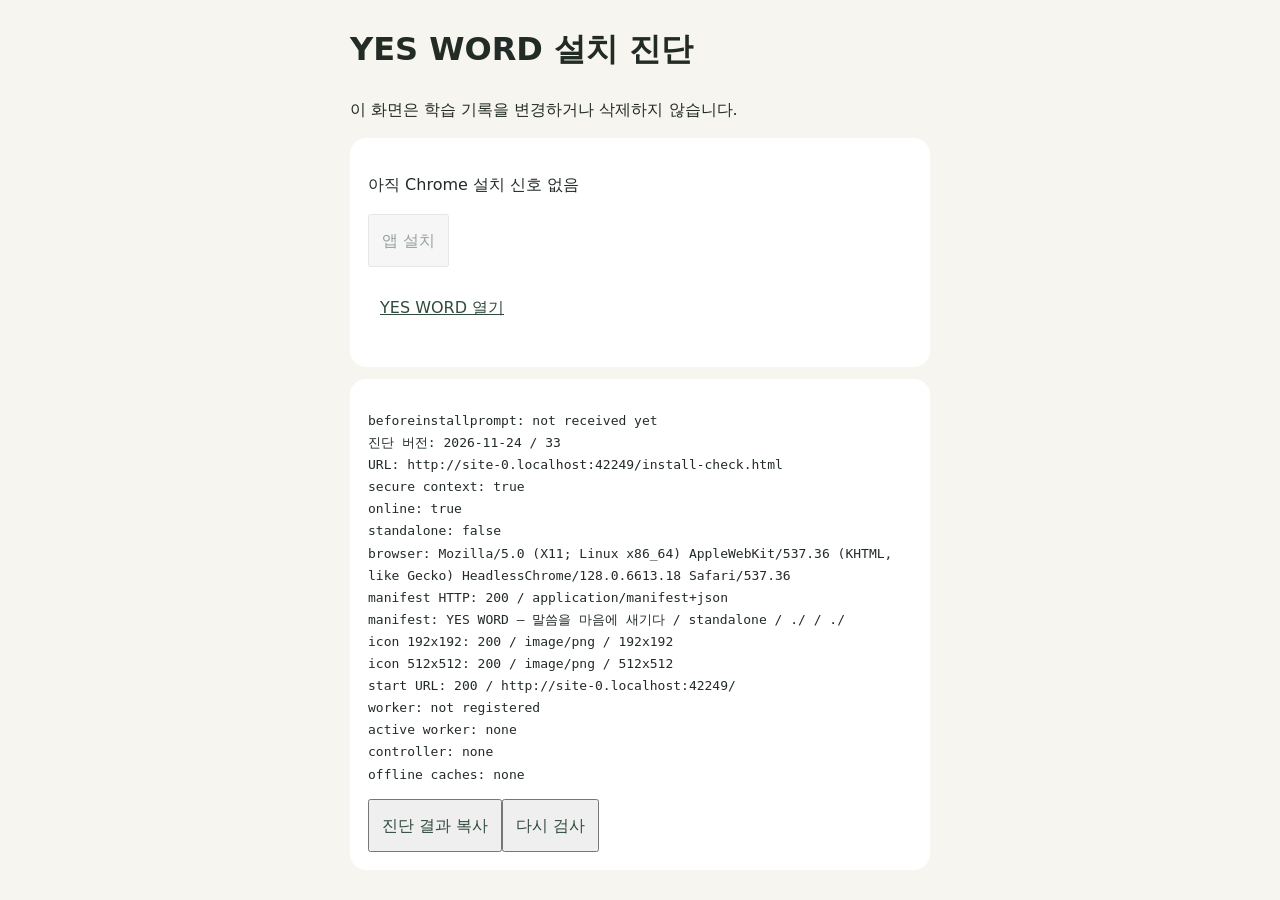
<file: install-check.html>
<!doctype html>
<html lang="ko"><head><meta charset="utf-8"><meta name="viewport" content="width=device-width,initial-scale=1"><meta name="theme-color" content="#304b3d"><link rel="manifest" href="./manifest.webmanifest?v=33"><title>YES WORD 설치 진단</title><style>body{font:16px/1.6 system-ui,sans-serif;background:#f7f5ef;color:#222b25;max-width:580px;margin:24px auto;padding:0 16px}section{background:white;padding:18px;border-radius:16px;margin:12px 0}button,a{display:inline-block;padding:12px;color:#304b3d}button{font:inherit;cursor:pointer}button:disabled{opacity:.5}pre{white-space:pre-wrap;overflow-wrap:anywhere;font:13px/1.7 monospace}.ok{color:#306343}</style><script>let installEvent=null,installed=false;window.addEventListener('beforeinstallprompt',e=>{e.preventDefault();installEvent=e;window.dispatchEvent(new Event('yes-install-state'))});window.addEventListener('appinstalled',()=>{installed=true;installEvent=null;window.dispatchEvent(new Event('yes-install-state'))});</script></head><body><h1>YES WORD 설치 진단</h1><p>이 화면은 학습 기록을 변경하거나 삭제하지 않습니다.</p><section><p id="status">Chrome 설치 신호 대기 중</p><button id="install" disabled>앱 설치</button><p><a href="./">YES WORD 열기</a></p></section><section><pre id="out">검사 중…</pre><button id="copy">진단 결과 복사</button><button onclick="location.reload()">다시 검사</button></section><script>
const out=document.getElementById('out'),button=document.getElementById('install');const rows=new Map();function line(k,v){rows.set(k,v);out.textContent=Array.from(rows,([a,b])=>a+': '+b).join('\n')}function installState(){button.disabled=!installEvent;document.getElementById('status').textContent=installed?'설치 완료 이벤트 수신':installEvent?'Chrome 설치 가능 신호 수신':'아직 Chrome 설치 신호 없음';line('beforeinstallprompt',installEvent?'received':installed?'installed':'not received yet')}window.addEventListener('yes-install-state',installState);button.onclick=async()=>{if(!installEvent)return;try{let e=installEvent;await e.prompt();let c=await e.userChoice;line('install choice',c.outcome);installEvent=null;installState()}catch(e){line('install error',String(e))}};document.getElementById('copy').onclick=async()=>{try{await navigator.clipboard.writeText(out.textContent);document.getElementById('copy').textContent='복사 완료'}catch{window.prompt('진단 결과 복사',out.textContent)}};installState();
(async()=>{line('진단 버전','2026-11-24 / 33');line('URL',location.href);line('secure context',isSecureContext);line('online',navigator.onLine);line('standalone',matchMedia('(display-mode: standalone)').matches);line('browser',navigator.userAgent);try{let res=await fetch('./manifest.webmanifest?v=33',{cache:'reload'});line('manifest HTTP',res.status+' / '+res.headers.get('content-type'));let m=await res.json();line('manifest',m.name+' / '+m.display+' / '+m.start_url+' / '+m.scope);for(let i of m.icons||[]){try{let url=new URL(i.src,res.url);let resp=await fetch(url,{cache:'reload'});let blob=await resp.blob();let img=await createImageBitmap(blob);line('icon '+i.sizes,resp.status+' / '+blob.type+' / '+img.width+'x'+img.height);img.close()}catch(e){line('icon '+i.sizes,'ERROR '+e.message)}}let start=await fetch(new URL(m.start_url,res.url),{cache:'reload'});line('start URL',start.status+' / '+start.url)}catch(e){line('manifest/start error',String(e))}try{if(!navigator.serviceWorker)throw Error('unsupported');let reg=await navigator.serviceWorker.getRegistration();line('worker',reg?'scope '+reg.scope:'not registered');line('active worker',reg?.active?.state||'none');line('controller',navigator.serviceWorker.controller?.state||'none');let keys=await caches.keys();line('offline caches',keys.join(', ')||'none');if(reg){let c=await caches.open('yes-word-v33');let checks=await Promise.all(['./','./index.html','./style.css?v=33','./app.js?v=33','./gate.js?v=33','./manifest.webmanifest?v=33','./icon-192.png?v=3','./icon-512.png?v=3'].map(x=>c.match(new URL(x,location.href))));line('offline assets',checks.filter(Boolean).length+'/8')}}catch(e){line('worker error',String(e))}})();
</script></body></html>
</file>
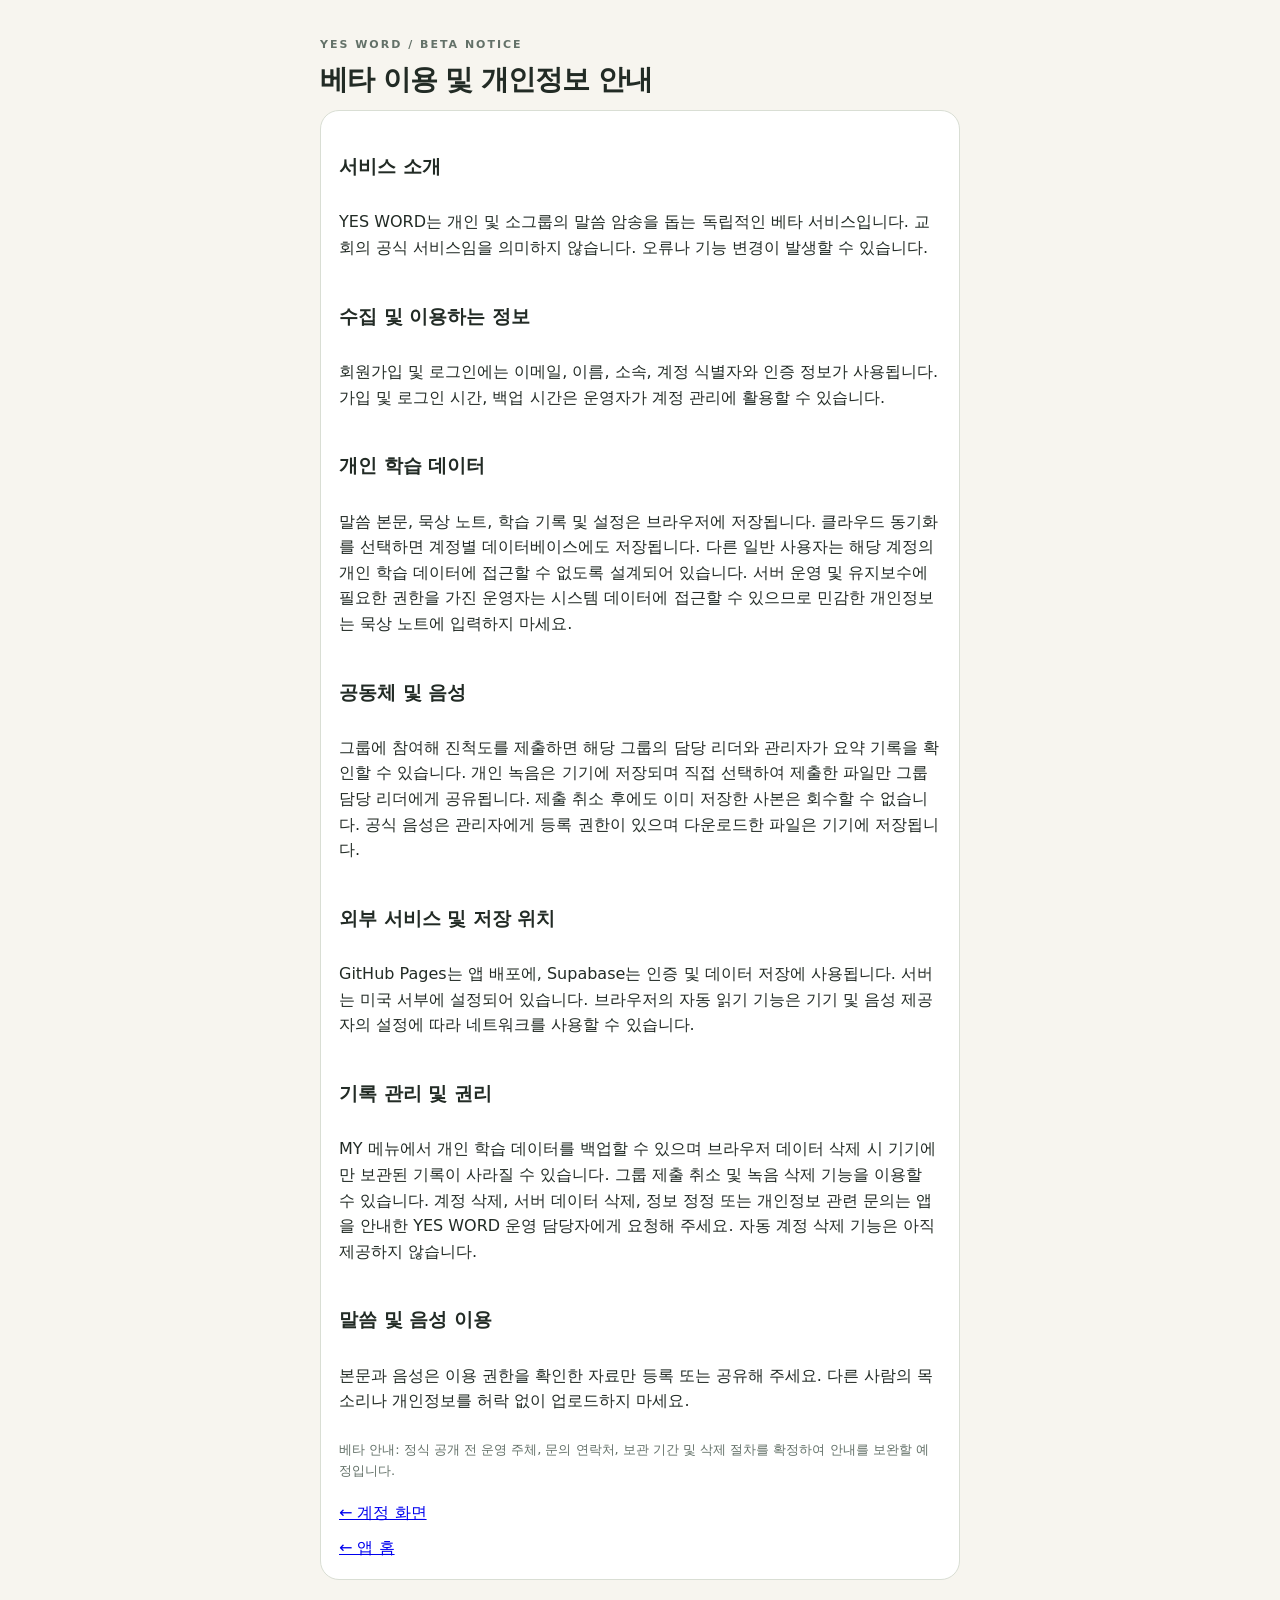
<file: privacy.html>
<!doctype html><html lang="ko"><head><meta charset="utf-8"><meta name="viewport" content="width=device-width,initial-scale=1"><meta name="theme-color" content="#304b3d"><title>YES WORD · 베타 이용 및 개인정보 안내</title><link rel="stylesheet" href="style.css?v=4"></head><body><main style="max-width:680px;margin:auto;padding:28px 20px"><p class="eyebrow">YES WORD / BETA NOTICE</p><h1>베타 이용 및 개인정보 안내</h1><section class="card stack"><h2>서비스 소개</h2><p>YES WORD는 개인 및 소그룹의 말씀 암송을 돕는 독립적인 베타 서비스입니다. 교회의 공식 서비스임을 의미하지 않습니다. 오류나 기능 변경이 발생할 수 있습니다.</p><h2>수집 및 이용하는 정보</h2><p>회원가입 및 로그인에는 이메일, 이름, 소속, 계정 식별자와 인증 정보가 사용됩니다. 가입 및 로그인 시간, 백업 시간은 운영자가 계정 관리에 활용할 수 있습니다.</p><h2>개인 학습 데이터</h2><p>말씀 본문, 묵상 노트, 학습 기록 및 설정은 브라우저에 저장됩니다. 클라우드 동기화를 선택하면 계정별 데이터베이스에도 저장됩니다. 다른 일반 사용자는 해당 계정의 개인 학습 데이터에 접근할 수 없도록 설계되어 있습니다. 서버 운영 및 유지보수에 필요한 권한을 가진 운영자는 시스템 데이터에 접근할 수 있으므로 민감한 개인정보는 묵상 노트에 입력하지 마세요.</p><h2>공동체 및 음성</h2><p>그룹에 참여해 진척도를 제출하면 해당 그룹의 담당 리더와 관리자가 요약 기록을 확인할 수 있습니다. 개인 녹음은 기기에 저장되며 직접 선택하여 제출한 파일만 그룹 담당 리더에게 공유됩니다. 제출 취소 후에도 이미 저장한 사본은 회수할 수 없습니다. 공식 음성은 관리자에게 등록 권한이 있으며 다운로드한 파일은 기기에 저장됩니다.</p><h2>외부 서비스 및 저장 위치</h2><p>GitHub Pages는 앱 배포에, Supabase는 인증 및 데이터 저장에 사용됩니다. 서버는 미국 서부에 설정되어 있습니다. 브라우저의 자동 읽기 기능은 기기 및 음성 제공자의 설정에 따라 네트워크를 사용할 수 있습니다.</p><h2>기록 관리 및 권리</h2><p>MY 메뉴에서 개인 학습 데이터를 백업할 수 있으며 브라우저 데이터 삭제 시 기기에만 보관된 기록이 사라질 수 있습니다. 그룹 제출 취소 및 녹음 삭제 기능을 이용할 수 있습니다. 계정 삭제, 서버 데이터 삭제, 정보 정정 또는 개인정보 관련 문의는 앱을 안내한 YES WORD 운영 담당자에게 요청해 주세요. 자동 계정 삭제 기능은 아직 제공하지 않습니다.</p><h2>말씀 및 음성 이용</h2><p>본문과 음성은 이용 권한을 확인한 자료만 등록 또는 공유해 주세요. 다른 사람의 목소리나 개인정보를 허락 없이 업로드하지 마세요.</p><p class="muted">베타 안내: 정식 공개 전 운영 주체, 문의 연락처, 보관 기간 및 삭제 절차를 확정하여 안내를 보완할 예정입니다.</p><a href="./account.html">← 계정 화면</a><a href="./">← 앱 홈</a></section></main></body></html>
</file>
<file: style.css>
:root{color-scheme:light;--bg:#f7f5ef;--surface:#fff;--ink:#222b25;--muted:#637168;--primary:#304b3d;--on:#fff;--soft:#dce5d5;--line:#d9ded4;--accent:#b69a62;--danger:#a44945}html[data-theme=dark]{color-scheme:dark;--bg:#111914;--surface:#1d2821;--ink:#f2f0e8;--muted:#b4c1b5;--primary:#a8c4a3;--on:#111914;--soft:#35483b;--line:#45564a;--danger:#efaaa5}*{box-sizing:border-box}body{margin:0;background:var(--bg);color:var(--ink);font:16px/1.6 system-ui,-apple-system,'Noto Sans KR',sans-serif}header,main,nav{max-width:660px;margin:auto}header{display:flex;align-items:center;justify-content:space-between;padding:14px 20px;border-bottom:1px solid var(--line)}button,input,textarea,select{font:inherit}button{cursor:pointer;border:0;border-radius:12px;min-height:44px;padding:10px 15px;background:var(--soft);color:var(--ink)}button:disabled{opacity:.45;cursor:not-allowed}button.primary{background:var(--primary);color:var(--on);font-weight:650}button.outline{background:transparent;border:1px solid var(--line)}button.brand{padding:0;background:none;color:var(--primary);font-weight:800;letter-spacing:2px}main{padding:24px 18px 110px}nav{position:fixed;z-index:5;bottom:0;left:0;right:0;display:flex;background:var(--surface);border-top:1px solid var(--line);padding:6px 8px calc(6px + env(safe-area-inset-bottom))}nav button{flex:1;background:none;font-size:23px;padding:4px;color:var(--muted);line-height:1.3}nav button.active{color:var(--primary);font-weight:800}nav small{display:block;font-size:11px}h1{font-size:28px;line-height:1.3;letter-spacing:-1px;margin:0 0 6px}h2{font-size:19px;margin:22px 0 10px}h3{font-size:16px;margin:0}p{margin:8px 0}small,.muted{color:var(--muted);font-size:13px}.eyebrow{font-size:11px;letter-spacing:2px;font-weight:800;color:var(--muted);text-transform:uppercase}.card{background:var(--surface);border:1px solid var(--line);border-radius:19px;padding:18px;margin:12px 0}.hero{background:var(--soft);border:0;padding:22px}.row{display:flex;gap:8px;align-items:center}.row>*{min-width:0}.between{justify-content:space-between}.grow{flex:1}.stack{display:grid;gap:10px}.grid{display:grid;grid-template-columns:repeat(2,minmax(0,1fr));gap:10px}.grid .card{margin:0}.full{width:100%}.pill{display:inline-block;font-size:11px;border-radius:99px;background:var(--soft);padding:3px 9px;color:var(--ink)}.progress{height:7px;background:var(--line);border-radius:99px;overflow:hidden;margin:10px 0}.progress i{display:block;height:100%;background:var(--primary);border-radius:99px}input:not([type=checkbox]),textarea,select{width:100%;border:1px solid var(--line);border-radius:10px;background:var(--surface);color:var(--ink);padding:11px;min-height:44px}textarea{resize:vertical;min-height:120px}label{display:block;font-size:13px;font-weight:650;margin:8px 0 4px}.verse{font-family:Georgia,'Noto Serif KR',serif;white-space:pre-wrap;overflow-wrap:anywhere;font-size:21px;line-height:1.9}.flip{width:100%;min-height:260px;text-align:center;background:var(--surface);border:1px solid var(--line);display:grid;place-content:center;gap:14px;padding:24px}.tokens{display:flex;gap:7px;flex-wrap:wrap;align-items:center}.tokens button{min-height:40px;padding:6px 10px}.blank{display:inline-block;width:110px!important;vertical-align:middle;margin:4px}.error{color:var(--danger)}.good{color:var(--primary);font-weight:700}.art{background:#304b3d;color:#f7f5ef;border-radius:20px;aspect-ratio:1.7;display:grid;place-content:center;text-align:center;margin:10px 0 20px}.art b{font-size:25px;letter-spacing:4px}.art span{font-size:48px}.center{text-align:center}.metric{font-size:29px;font-weight:750;line-height:1.2}.divider{border-top:1px solid var(--line);margin:14px 0}audio{width:100%}#toast{position:fixed;bottom:88px;left:50%;transform:translateX(-50%);max-width:90%;background:var(--primary);color:var(--on);padding:10px 16px;border-radius:12px;z-index:9;display:none}button:focus-visible,input:focus-visible,textarea:focus-visible,select:focus-visible{outline:3px solid var(--accent);outline-offset:2px}@media(prefers-reduced-motion:no-preference){button{transition:background .15s,transform .15s}button:active{transform:scale(.98)}}

/* v0.2 */
.flip .verse{font-family:'Noto Serif KR','AppleMyungjo','Nanum Myeongjo','Batang',serif;font-size:clamp(22px,5.3vw,30px);font-weight:500;line-height:1.95;letter-spacing:-.035em;word-break:keep-all;overflow-wrap:anywhere}.flip{padding:clamp(20px,6vw,40px);min-height:260px}.hint-panel{margin:16px 0;padding:14px 18px;border-radius:14px;background:var(--soft);color:var(--ink)}.hint-panel p{font-size:20px;letter-spacing:.08em;line-height:1.9;margin:6px 0;word-break:keep-all}.record-play{display:flex;align-items:center;gap:14px;padding:12px 0}.record-play audio{display:none}.record-time{font-variant-numeric:tabular-nums;color:var(--muted)}

/* v0.3 onboarding */
.welcome-mode header,.welcome-mode nav{display:none}.welcome-mode main{padding:0 24px;max-width:440px;min-height:100dvh;display:flex;align-items:center;justify-content:center}.welcome-shell{width:100%;padding:clamp(28px,7vh,64px) 0 max(24px,env(safe-area-inset-bottom));}.welcome-brand{text-align:center;margin-bottom:30px}.brand-mark{display:flex;flex-direction:column;align-items:center;justify-content:center;width:102px;height:102px;margin:0 auto 24px;background:#304b3d;color:#f7f5ef;border-radius:27px;box-shadow:0 12px 32px #304b3d26}.brand-mark svg{width:56px;height:56px}.brand-mark span{font-size:10px;font-weight:800;letter-spacing:.12em}.welcome-kicker{font-size:10px;letter-spacing:.22em;color:var(--muted);font-weight:700}.welcome-brand h1{font-size:clamp(38px,10vw,54px);letter-spacing:-.065em;line-height:1.1;color:var(--primary);margin:9px 0 12px;font-weight:750}.welcome-brand h1 span{color:var(--accent)}.welcome-tagline{font-family:'Noto Serif KR','AppleMyungjo','Batang',serif;font-size:23px;margin:8px 0;color:var(--primary);letter-spacing:-.045em}.welcome-rule{width:36px;height:2px;background:var(--accent);margin:20px auto 12px}.welcome-caption{font-size:14px;color:var(--muted)}.welcome-card{background:var(--surface);padding:24px;border:1px solid var(--line);border-radius:24px;box-shadow:0 8px 32px #00000008}.welcome-card h2{font-size:26px;margin:0;letter-spacing:-.05em}.welcome-card .muted{font-size:14px;margin:4px 0 20px}.profile-form{display:flex;flex-direction:column;gap:8px}.profile-form label{font-size:13px;font-weight:650;margin:6px 0 0}.profile-form input,.profile-form select{min-height:52px;border-radius:12px;background:var(--bg);font-size:16px}.profile-submit{margin-top:14px;min-height:54px;font-weight:650}.privacy-note{font-size:12px;color:var(--muted);line-height:1.65;margin:16px 0 0}.welcome-footer{text-align:center;color:var(--muted);font-size:12px;letter-spacing:.02em;margin-top:28px}.welcome-footer small{font-size:10px;opacity:.8}.home-greeting{display:flex;align-items:center;justify-content:space-between;gap:12px;margin-bottom:16px}.home-greeting h1{font-size:clamp(24px,6vw,32px);letter-spacing:-.05em;overflow-wrap:anywhere;margin:7px 0 10px}.profile-avatar{display:grid;place-items:center;border-radius:50%;background:var(--soft);color:var(--primary);width:48px;height:48px;min-width:48px;border:1px solid var(--line);font-weight:700;font-size:18px}.card>.profile-avatar{margin:0 auto 18px;width:64px;height:64px}.welcome-mode [hidden]{display:none!important}

/* Learning history and account layout */
.history-filters{display:grid;grid-template-columns:repeat(4,minmax(0,1fr));gap:6px;margin:16px 0}.history-filters button{padding:8px 4px}.history-row{display:flex;align-items:center;justify-content:space-between;gap:12px;padding:12px 0;border-bottom:1px solid var(--line)}.history-row:last-child{border-bottom:0}.history-row small{display:block}.history-score{white-space:nowrap;color:var(--primary);font-size:13px}.history-list>button{margin-top:12px}.history-chart{height:110px;display:flex;align-items:end;gap:4px;margin:16px 0}.history-chart>div{height:100%;flex:1;display:flex;align-items:end}.history-chart i{display:block;width:100%;background:var(--primary);border-radius:4px 4px 0 0}.account-overview{margin-bottom:10px}.welcome-card>a{display:block;margin:12px 0;color:var(--primary)}

.official-content-row{border-top:1px solid var(--line);padding:12px 0}.official-content-row summary{cursor:pointer;line-height:1.7}.official-content-row summary small{display:block;margin-left:16px}.official-content-row[open] summary{margin-bottom:12px}

/* v0.29: mobile scripture reading typography and in-place audio */
.scripture-reading{padding:clamp(18px,5vw,28px);border-radius:20px}.scripture-toolbar{gap:12px;margin-bottom:18px}.scripture-toolbar small{font-weight:600;letter-spacing:-.015em}.scripture-toolbar button{font-size:13px;font-weight:650;white-space:nowrap;color:var(--primary);padding:8px 13px}.scripture-reading .scripture-text{font-family:'Pretendard','Noto Sans KR','Apple SD Gothic Neo','Malgun Gothic',system-ui,sans-serif;font-size:clamp(18px,4.8vw,22px);font-weight:400;line-height:1.85;letter-spacing:-.025em;word-break:keep-all;overflow-wrap:break-word;margin:0 0 18px;white-space:pre-wrap}.scripture-reading audio{display:block;width:100%;margin-top:10px}.scripture-reading audio[hidden]{display:none}.scripture-reading #verse-audio-status{margin:8px 0 0;font-size:12px}.scripture-reading #verse-audio-status:empty{display:none}

/* v0.30 user-controlled scripture reading size; applies to reading and practice */
html[data-verse-size=small] .verse,html[data-verse-size=small] .flip .verse,html[data-verse-size=small] .scripture-reading .scripture-text{font-size:clamp(16px,4.2vw,19px)}
html[data-verse-size=medium] .verse,html[data-verse-size=medium] .flip .verse,html[data-verse-size=medium] .scripture-reading .scripture-text{font-size:clamp(18px,4.8vw,23px)}
html[data-verse-size=large] .verse,html[data-verse-size=large] .flip .verse,html[data-verse-size=large] .scripture-reading .scripture-text{font-size:clamp(22px,5.8vw,29px)}
html[lang=en] .home-greeting h1{letter-spacing:-.025em}html[lang=en] nav small{font-size:10px}

/* v33 administrator audio status */
.yw-audio-overview,.yw-audio-existing{display:grid;gap:9px;border:1px solid var(--line);border-radius:12px;padding:12px;margin:8px 0}.yw-audio-overview h4{margin:0}.yw-audio-overview progress{width:100%;height:9px;accent-color:#41805c}.yw-audio-status-row{display:flex;flex-wrap:wrap;gap:6px;margin:6px 0 4px}.yw-audio-badge{display:inline-block;border-radius:6px;padding:3px 8px;font-size:12px;font-weight:650;line-height:1.5}.yw-audio-live{background:#e0f2e5;color:#205e39}.yw-audio-draft{background:#fff1d5;color:#815207}.yw-audio-missing{background:#e8e9eb;color:#4b5563}.yw-audio-file{display:grid;gap:8px;padding:10px 0;border-top:1px solid var(--line);overflow-wrap:anywhere}.yw-audio-file .row{flex-wrap:wrap}.yw-audio-file b{min-width:0}.yw-audio-existing small{display:block}
</file>
